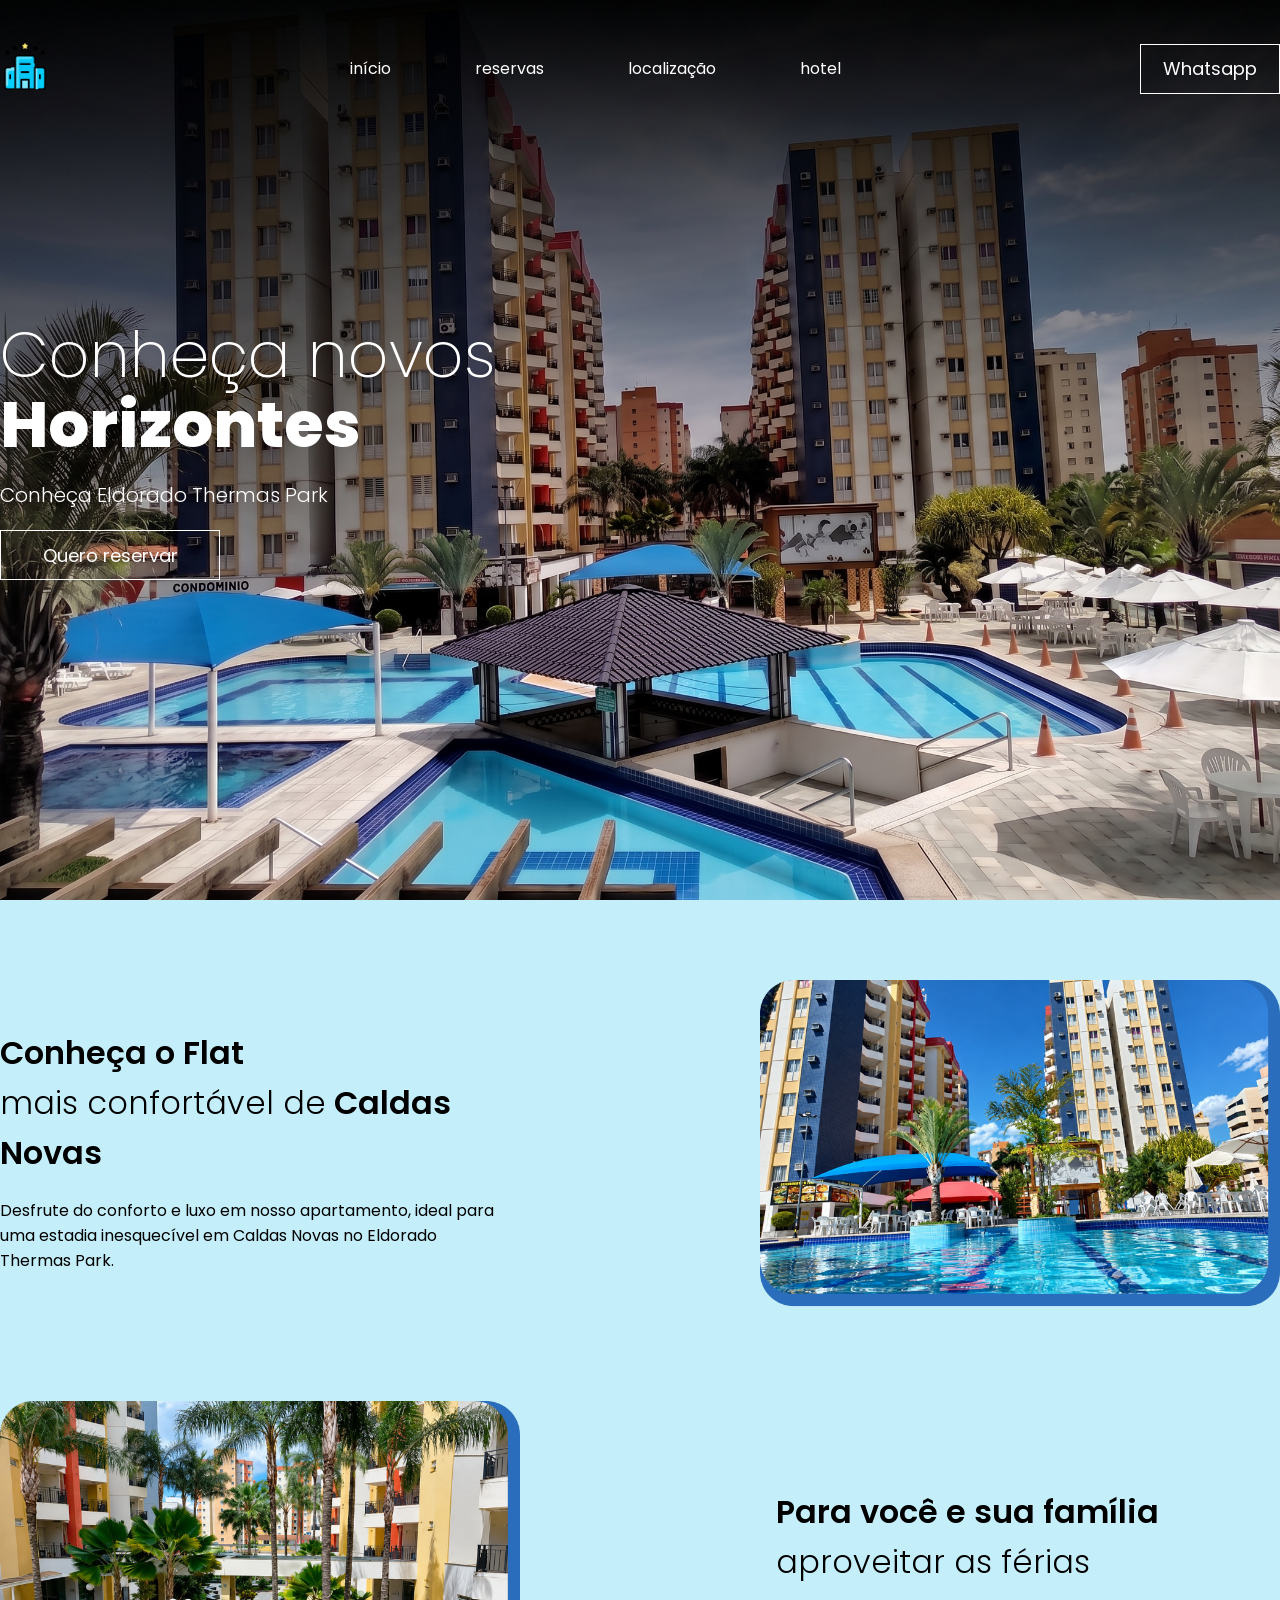
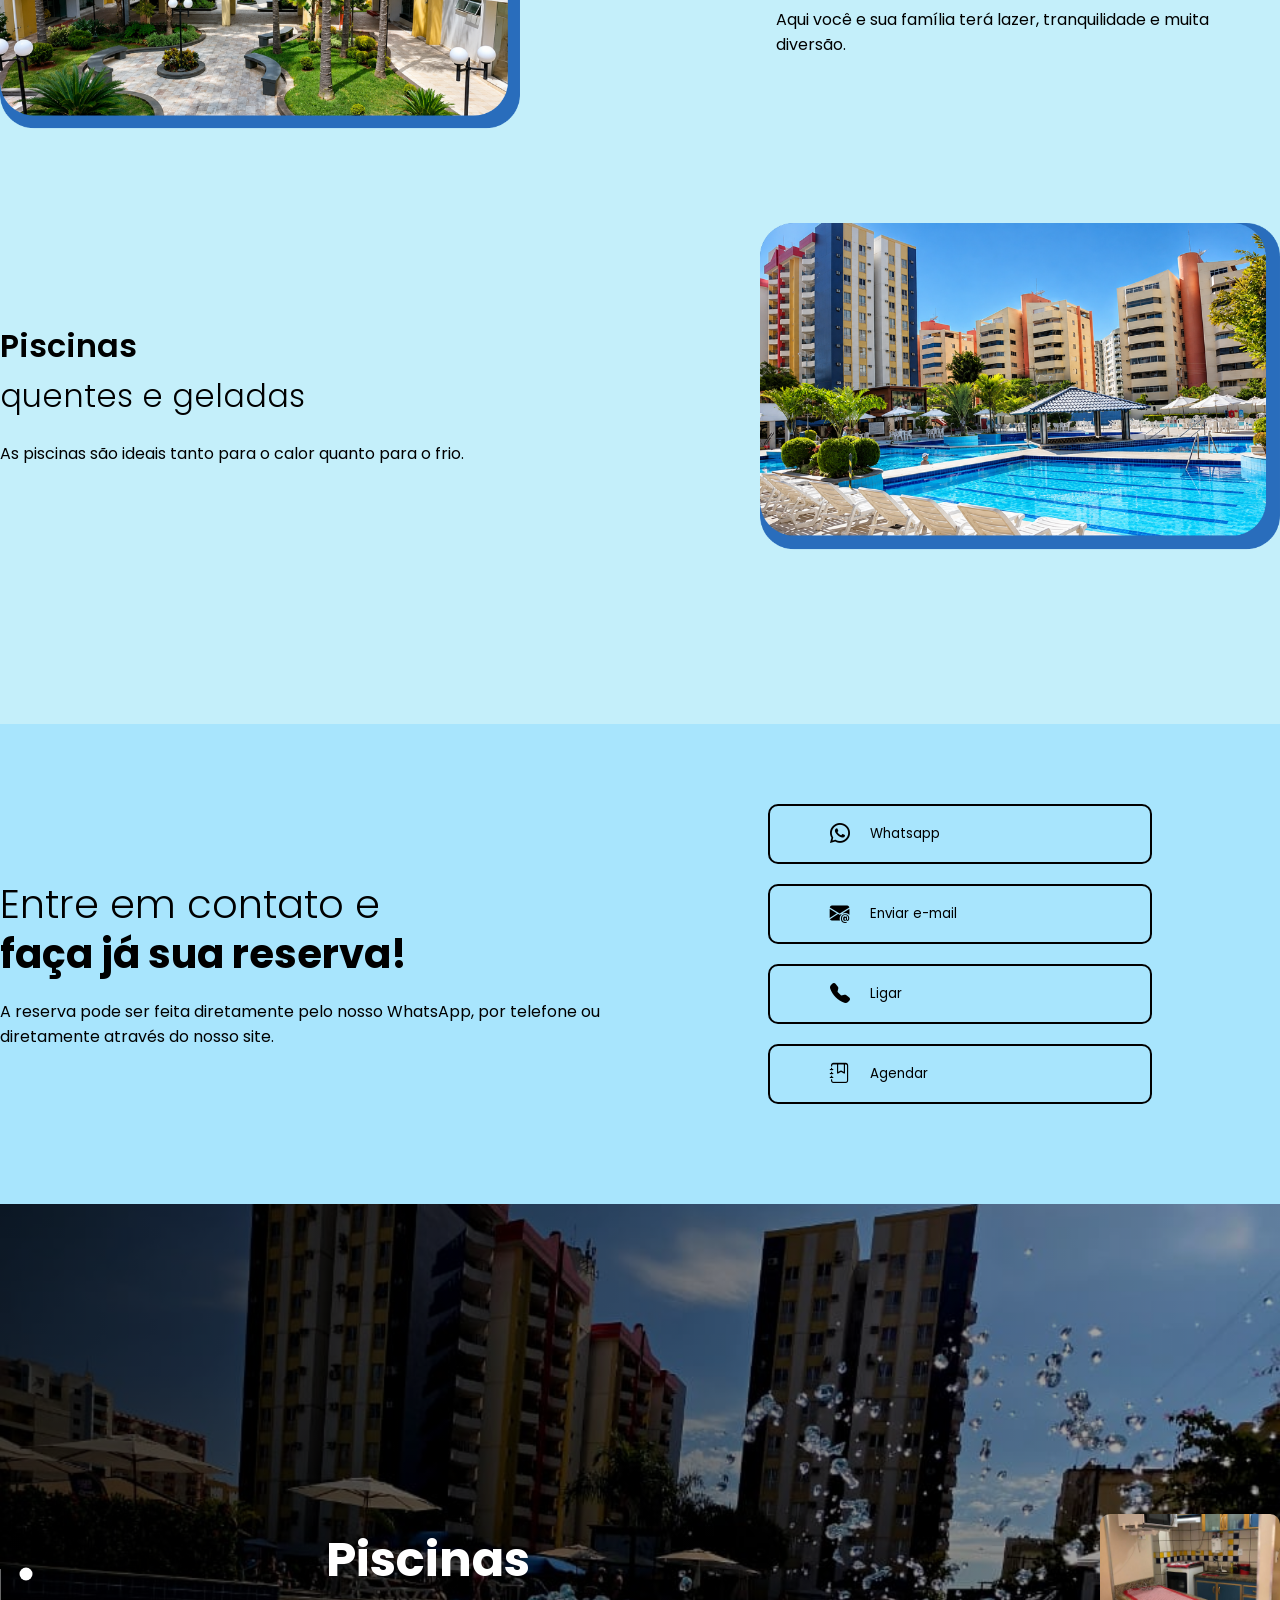
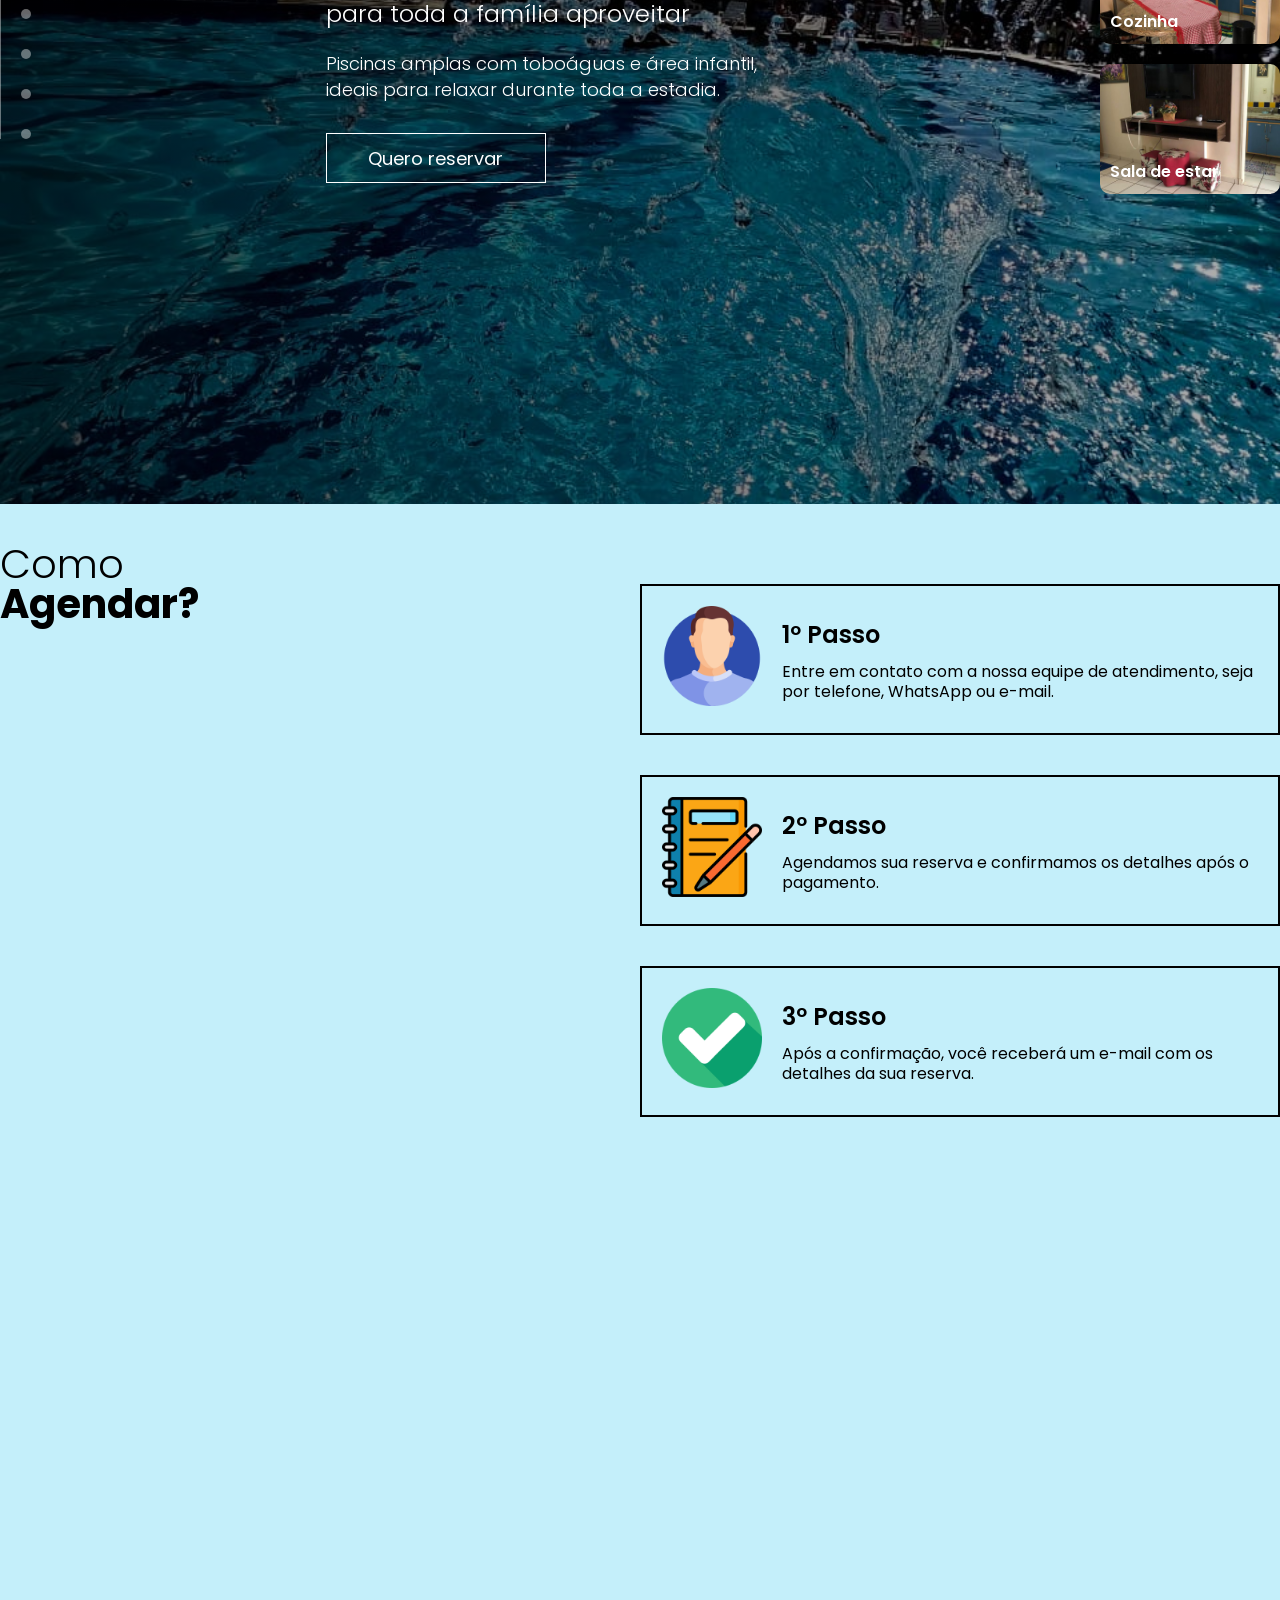
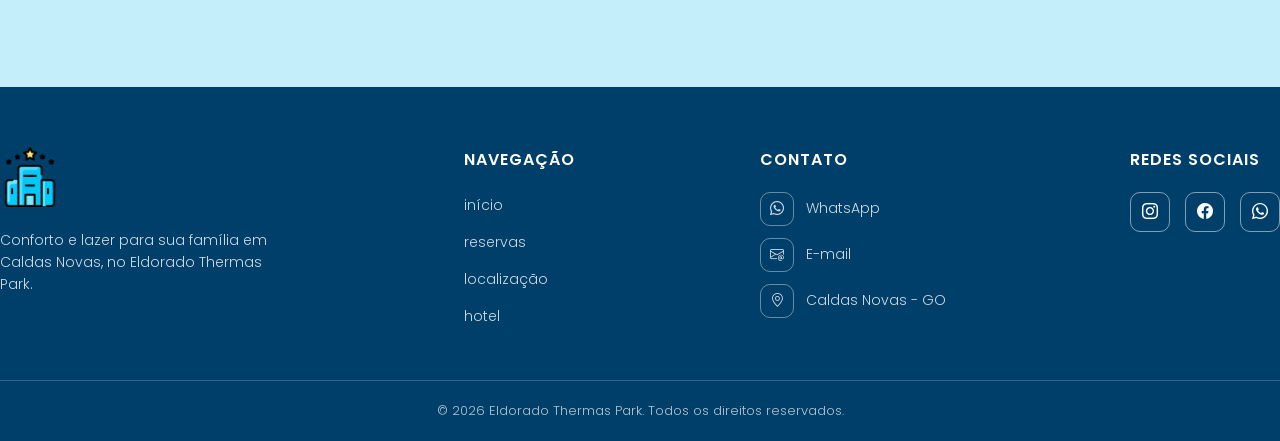
<file: index.html>
<!DOCTYPE html>
<html lang="pt-br">

<!-- Início, tudo que for escrito aqui não será visto pelo usuário -->
<head>
    <meta charset="UTF-8">
    <meta name="viewport" content="width=device-width, initial-scale=1.0">
    <link rel="stylesheet" href="css/style.css">
    
    <!-- Google Fonts Início-->
     <link rel="preconnect" href="https://fonts.googleapis.com">
    <link rel="preconnect" href="https://fonts.gstatic.com" crossorigin>
    <link href="https://fonts.googleapis.com/css2?family=Poppins:ital,wght@0,100;0,200;0,300;0,400;0,500;0,600;0,700;0,800;0,900;1,100;1,200;1,300;1,400;1,500;1,600;1,700;1,800;1,900&display=swap" rel="stylesheet">
    <!-- /Google Fonts Final -->

    <!-- bootstrap ícons -->

        <link rel="stylesheet" href="https://cdn.jsdelivr.net/npm/bootstrap-icons@1.11.3/font/bootstrap-icons.min.css">

     <!-- /bootstrap ícons -->

    <title>Apartamento Eldorado Thermas</title>
<!-- /Final, tudo que foi escrito aqui não foi visto pelo usuário -->

<!--Início da visualização do usuário-->
</head>
<body>
    <header>
        
        <div class="interface">

            <section class="Logo">
                <img src="image/Logo_hotel.png" alt="Logo Hotel">
            </section>
            
            <section class="menu-desktop">
                <nav>
                    <ul>
                        <li><a href="index.html">início</a></li>
                        <li><a href="reservas.html">reservas</a></li>
                        <li><a href="#">localização</a></li>
                        <li><a href="#">hotel</a></li>
                    </ul>
                </nav>
            </section>

            <section class="botão-wpp-menu">
                <a href="#">
                    <button>Whatsapp</button>
                </a>
            </section>
        </div>
    </header>
            <section class="Hero">

            <div class="interface">

                 <div class="txt-hero">

                     <h1>Conheça novos <br><span>Horizontes</span></h1>
                        <p>Conheça Eldorado Thermas Park</p>
                        <a href="reservas.html"><button>Quero reservar</button></a>

                 </div>
              </div>
    </section>

    <section class="vantagens">
        <div class="interface">

            <article class="itens-conteiner">

                <div class="txt-itens">
                    <h3>Conheça o Flat<span><br>mais confortável de</span> Caldas Novas</h3>
                    <p>Desfrute do conforto e luxo em nosso apartamento, ideal para uma estadia inesquecível em Caldas Novas no Eldorado Thermas Park.</p>
                </div>  
                
                    <div class="img-itens">
                        <img src="image/piscina1.png" alt="">
                    </div>

            </article>
            
            <article class="itens-conteiner">

                 <div class="img-itens">
                        <img src="image/piscina2.png" alt="">
                 </div>

                <div class="txt-itens">
                    <h3>Para você e sua família<span><br>aproveitar as férias</span></h3>
                    <p>Aqui você e sua família terá lazer, tranquilidade e muita diversão.</p>
                </div>  
                
            </article>

            <article class="itens-conteiner">

                <div class="txt-itens">
                    <h3>Piscinas<span><br>quentes e geladas</span></h3>
                    <p>As piscinas são ideais tanto para o calor quanto para o frio.</p>
                </div>  
                
                    <div class="img-itens">
                        <img src="image/piscina3.png" alt="">
                    </div>

            </article>
             

        </div>
    </section>

    <section class="contato">
        <div class="interface">
         
            <article class="txt-contato">
                <h3>Entre em contato e
                     <span>faça já sua reserva!</span></h3>
                     <p>A reserva pode ser feita diretamente pelo nosso WhatsApp, por telefone ou diretamente através do nosso site.</p>
            </article>

            <article class="icons-contato">
                <a href="#">
                    <button><i class="bi bi-whatsapp"></i><p>Whatsapp</p></button>
                </a>
                <a href="#">
                    <button><i class="bi bi-envelope-at-fill"></i><p>Enviar e-mail</p></button>
                </a>
                <a href="#">
                    <button><i class="bi bi-telephone-fill"></i><p>Ligar</p></button>
                </a>
                    <a href="reservas.html">
                    <button><i class="bi bi-journal-bookmark"></i><p>Agendar</p></button>
                </a>
            </article>

        </div>
    </section>

    <section class="slider">

        <div class="slide-bg slide-0 active"></div>
        <div class="slide-bg slide-1"></div>
        <div class="slide-bg slide-2"></div>
        <div class="slide-bg slide-3"></div>
        <div class="slide-bg slide-4"></div>

        <div class="overlay"></div>

        <div class="interface">

            <ul class="slider-dots">
                <li class="dot active" data-slide="0"></li>
                <li class="dot" data-slide="1"></li>
                <li class="dot" data-slide="2"></li>
                <li class="dot" data-slide="3"></li>
                <li class="dot" data-slide="4"></li>
            </ul>

            <div class="slider-txt">

                <div class="slide-info active" data-slide="0">
                    <h3>Piscinas<span>para toda a família aproveitar</span></h3>
                    <p>Piscinas amplas com toboáguas e área infantil, ideais para relaxar durante toda a estadia.</p>
                </div>

                <div class="slide-info" data-slide="1">
                    <h3>Cozinha<span>completa e equipada</span></h3>
                    <p>Prepare suas próprias refeições com toda a comodidade de uma cozinha completa no apartamento.</p>
                </div>

                <div class="slide-info" data-slide="2">
                    <h3>Sala de estar<span>ampla e confortável</span></h3>
                    <p>Espaço perfeito para relaxar em família depois de um dia de sol e piscina.</p>
                </div>

                <div class="slide-info" data-slide="3">
                    <h3>Quarto<span>aconchegante</span></h3>
                    <p>Descanse com todo o conforto para recarregar as energias para o próximo dia.</p>
                </div>

                <div class="slide-info" data-slide="4">
                    <h3>Banheiro<span>completo</span></h3>
                    <p>Banheiro completo com todos os itens necessários para sua comodidade.</p>
                </div>

                <a href="reservas.html"><button>Quero reservar</button></a>

            </div>

            <div class="slider-preview">
                <article class="preview-item">
                    <img src="" alt="">
                    <p></p>
                </article>

                <article class="preview-item">
                    <img src="" alt="">
                    <p></p>
                </article>
            </div>

        </div>

    </section>

    <section class="como-funciona">
        <div class="interface">

            <div class="txt-funciona">
                <h3>Como <span>Agendar?</span></h3>
            </div>

            <div class="instrucoes">

                <article class="instru-box">

                    <div class="img-instru">
                        <img src="image/cliente.png" alt="">
                    </div>

                    <div class="txt-instru-box">
                        <h4>1º Passo</h4>
                        <p>Entre em contato com a nossa equipe de atendimento, seja por telefone, WhatsApp ou e-mail.</p>
                    </div>

                </article>

                <article class="instru-box">

                    <div class="img-instru">
                        <img src="image/agenda.png" alt="">
                    </div>

                    <div class="txt-instru-box">
                        <h4>2º Passo</h4>
                        <p>Agendamos sua reserva e confirmamos os detalhes após o pagamento.</p>
                    </div>

                </article>

                <article class="instru-box">

                    <div class="img-instru">
                        <img src="image/check.png" alt="">
                    </div>

                    <div class="txt-instru-box">
                        <h4>3º Passo</h4>
                        <p>Após a confirmação, você receberá um e-mail com os detalhes da sua reserva.</p>
                    </div>

                </article>

            </div>

        </div>
    </section>

    <section class="localização" id="localizacao">
        <iframe src="https://www.google.com/maps/embed?pb=!1m18!1m12!1m3!1d2137.7748907900345!2d-48.633927660741016!3d-17.739120847572106!2m3!1f0!2f0!3f0!3m2!1i1024!2i768!4f13.1!3m3!1m2!1s0x94a736b340403d3b%3A0x5647efdc88f49056!2sEldorado%20Thermas%20Park!5e1!3m2!1spt-BR!2sbr!4v1790767080984!5m2!1spt-BR!2sbr" width="600" height="450" style="border:0;" allowfullscreen="" loading="lazy" referrerpolicy="strict-origin-when-cross-origin"></iframe>
    </section>

    <footer>
        <div class="interface">

            <div class="footer-topo">

                <div class="footer-sobre">
                    <img src="image/Logo_hotel.png" alt="Logo Hotel">
                    <p>Conforto e lazer para sua família em Caldas Novas, no Eldorado Thermas Park.</p>
                </div>

                <div class="footer-links">
                    <h4>Navegação</h4>
                    <ul>
                        <li><a href="#">início</a></li>
                        <li><a href="reservas.html">reservas</a></li>
                        <li><a href="#">localização</a></li>
                        <li><a href="#">hotel</a></li>
                    </ul>
                </div>

                <div class="footer-contato">
                    <h4>Contato</h4>
                    <ul>
                        <li><a href="#"><span class="footer-icon-box"><i class="bi bi-whatsapp"></i></span> WhatsApp</a></li>
                        <li><a href="#"><span class="footer-icon-box"><i class="bi bi-envelope-at"></i></span> E-mail</a></li>
                        <li><a href="#"><span class="footer-icon-box"><i class="bi bi-geo-alt"></i></span> Caldas Novas - GO</a></li>
                    </ul>
                </div>

                <div class="footer-social">
                    <h4>Redes sociais</h4>
                    <div class="footer-social-icons">
                        <a href="#" class="footer-icon-box"><i class="bi bi-instagram"></i></a>
                        <a href="#" class="footer-icon-box"><i class="bi bi-facebook"></i></a>
                        <a href="#" class="footer-icon-box"><i class="bi bi-whatsapp"></i></a>
                    </div>
                </div>

            </div>

            <hr>

            <p class="footer-copy">&copy; 2026 Eldorado Thermas Park. Todos os direitos reservados.</p>

        </div>
    </footer>

    <script src="js/script.js"></script>

</body>
<!--Fim da visualização do usuário-->
</html>
</file>
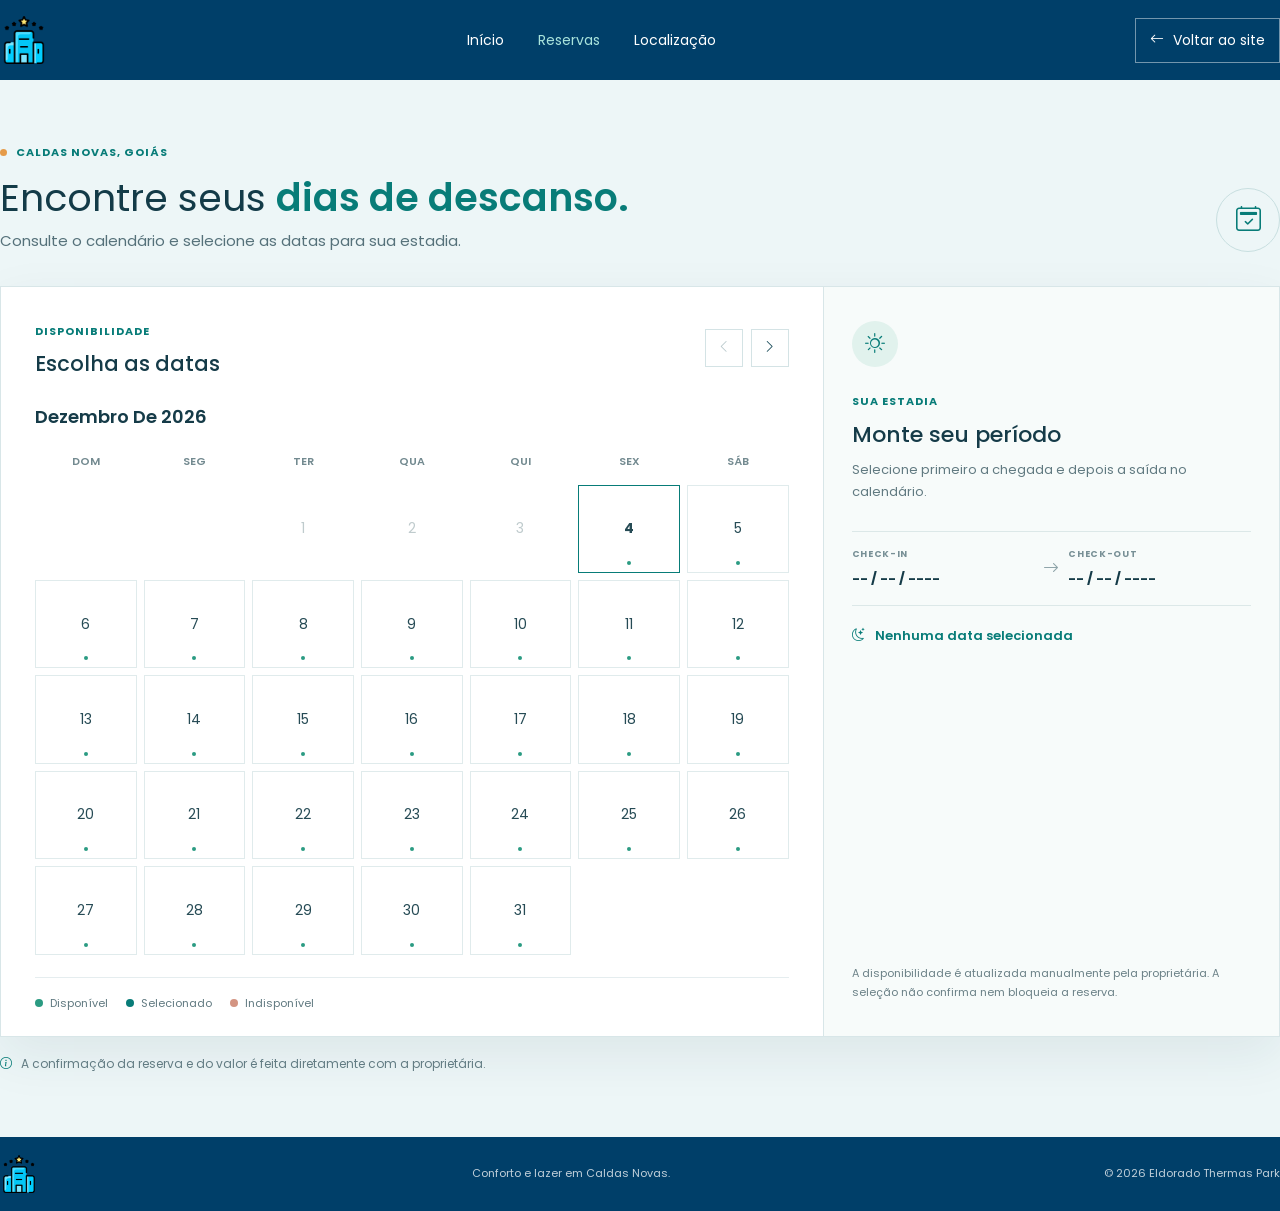
<file: reservas.html>
<!DOCTYPE html>
<html lang="pt-br">
<head>
    <meta charset="UTF-8">
    <meta name="viewport" content="width=device-width, initial-scale=1.0">
    <meta name="theme-color" content="#003f69">
    <title>Disponibilidade | Eldorado Thermas Park</title>
    <link rel="preconnect" href="https://fonts.googleapis.com">
    <link rel="preconnect" href="https://fonts.gstatic.com" crossorigin>
    <link href="https://fonts.googleapis.com/css2?family=Poppins:wght@300;400;500;600;700&display=swap" rel="stylesheet">
    <link rel="stylesheet" href="https://cdn.jsdelivr.net/npm/bootstrap-icons@1.11.3/font/bootstrap-icons.min.css">
    <link rel="stylesheet" href="css/style.css">
    <link rel="stylesheet" href="css/reservas.css">
</head>
<body class="pagina-reservas">
    <header>
        <div class="interface">
            <a class="agenda-logo" href="index.html" aria-label="Eldorado Thermas Park, página inicial">
                <img src="image/Logo_hotel.png" alt="Eldorado Thermas Park">
            </a>
            <nav class="agenda-nav" aria-label="Navegação principal">
                <a href="index.html">Início</a>
                <a href="reservas.html" aria-current="page">Reservas</a>
                <a href="index.html#localizacao">Localização</a>
            </nav>
            <a class="agenda-voltar" href="index.html"><i class="bi bi-arrow-left"></i><span>Voltar ao site</span></a>
        </div>
    </header>

    <main class="agenda-main">
        <div class="interface">
            <div class="agenda-heading">
                <div>
                    <span class="agenda-kicker"><span></span> CALDAS NOVAS, GOIÁS</span>
                    <h1>Encontre seus <span>dias de descanso.</span></h1>
                    <p>Consulte o calendário e selecione as datas para sua estadia.</p>
                </div>
                <div class="agenda-heading-icon" aria-hidden="true"><i class="bi bi-calendar2-check"></i></div>
            </div>

            <section class="agenda-layout" aria-label="Agenda de disponibilidade">
                <div class="agenda-calendar">
                    <div class="agenda-calendar-top">
                        <div>
                            <span class="agenda-label">DISPONIBILIDADE</span>
                            <h2>Escolha as datas</h2>
                        </div>
                        <div class="agenda-month-controls">
                            <button type="button" id="mes-anterior" aria-label="Mês anterior"><i class="bi bi-chevron-left"></i></button>
                            <button type="button" id="mes-proximo" aria-label="Próximo mês"><i class="bi bi-chevron-right"></i></button>
                        </div>
                    </div>

                    <div class="agenda-month" id="mes-atual" aria-live="polite"></div>
                    <div class="agenda-weekdays" aria-hidden="true">
                        <span>dom</span><span>seg</span><span>ter</span><span>qua</span><span>qui</span><span>sex</span><span>sáb</span>
                    </div>
                    <div class="agenda-days" id="dias-calendario" role="group" aria-label="Dias do mês"></div>

                    <div class="agenda-legend">
                        <span><i class="legend-dot disponivel"></i> Disponível</span>
                        <span><i class="legend-dot selecionado"></i> Selecionado</span>
                        <span><i class="legend-dot indisponivel"></i> Indisponível</span>
                    </div>
                </div>

                <aside class="agenda-resumo" aria-labelledby="titulo-resumo">
                    <div class="resumo-icon"><i class="bi bi-sun"></i></div>
                    <span class="agenda-label">SUA ESTADIA</span>
                    <h2 id="titulo-resumo">Monte seu período</h2>
                    <p class="resumo-intro">Selecione primeiro a chegada e depois a saída no calendário.</p>

                    <div class="resumo-datas">
                        <div class="resumo-data-item">
                            <span>CHECK-IN</span>
                            <strong id="data-entrada">-- / -- / ----</strong>
                        </div>
                        <i class="bi bi-arrow-right" aria-hidden="true"></i>
                        <div class="resumo-data-item">
                            <span>CHECK-OUT</span>
                            <strong id="data-saida">-- / -- / ----</strong>
                        </div>
                    </div>

                    <div class="resumo-noites"><i class="bi bi-moon-stars"></i><span id="total-noites">Nenhuma data selecionada</span></div>
                    <p class="agenda-status" id="agenda-status" role="status" aria-live="polite">A disponibilidade é atualizada manualmente pela proprietária. A seleção não confirma nem bloqueia a reserva.</p>
                </aside>
            </section>

            <p class="agenda-rodape"><i class="bi bi-info-circle"></i> A confirmação da reserva e do valor é feita diretamente com a proprietária.</p>
        </div>
    </main>

    <footer class="agenda-footer">
        <div class="interface">
            <a href="index.html"><img src="image/Logo_hotel.png" alt="Eldorado Thermas Park"></a>
            <span>Conforto e lazer em Caldas Novas.</span>
            <span>&copy; 2026 Eldorado Thermas Park</span>
        </div>
    </footer>

    <script src="js/disponibilidade.js"></script>
    <script src="js/reservas.js"></script>
</body>
</html>
</file>
<file: css/style.css>
/*Parâmetros gerais*/
*{
    margin: 0;
    padding: 0;
    box-sizing: border-box;
    font-family: "Poppins", sans-serif;
}
body{
    background-color: rgb(196, 239, 250);
}

.interface{
    max-width: 1280px;
    margin: 0 auto;
}

header .botão-wpp-menu button, .Hero .txt-hero button, .hoteis button, .slider .slider-txt button{
    font-size: 18px;
    background-color: transparent;
    border: 1px solid #fff;
    color: #fff;
    cursor: pointer;
    transition: .5s;
}
/* Parâmetros gerais */

/* Estilo do header */
header{
    width: 100%;
    padding: 40px 0;
    position: fixed;
    top: 0;
    left: 0;
    right: 0;
    z-index: 1000;
}

header .interface{
    display: flex;
    justify-content: space-between;
    align-items: center;
}
header .Logo img{
    max-width: 50px;
}

header .menu-desktop nav ul{
    list-style-type: none;
}

header .menu-desktop nav ul li{
    display: inline-block;
    margin: 0 40px;
}

header .menu-desktop nav ul li a{
    color: #ffff;
    text-decoration: none;
    display: inline-block;
    transition: 0.2s;
}

header .menu-desktop nav ul li a:hover{
    transform: scale(1.05);
}
/* Estilo Header */

/* Início botão */
header .botão-wpp-menu button{
    width: 140px;
    height: 50px;
}

.Hero .txt-hero button{
    width: 220px;
    height: 50px;
}

header .botão-wpp-menu button:hover, .Hero .txt-hero button:hover, .hoteis button:hover, .slider .slider-txt button:hover{
    background-color: #49a034;
}
/* Final botão*/

/* Estilo do Hero */
section.Hero{
    height: 100vh;
    background-image: url("../image/Eldorado_piscinas.jpeg");
    background-repeat: no-repeat;
    background-size: cover;
    background-position: center;
    color: #ffff;
}

.Hero .interface{
    display: flex;
    align-items: center;
    height:100%;
}

.Hero .txt-hero h1{
    font-size: 4em;
    line-height: 70px;
    font-weight: 200;
}

.Hero .txt-hero h1 span{
    display: block;
    font-weight: 800;
}

.Hero .txt-hero p{
    font-size: 20px;
    font-weight: 300;
    margin: 20px 0;
}
/* Final Hero */

/* Estilo das vantagens */
section.vantagens{
    padding: 80px 0;
}

.vantagens .itens-conteiner{
    display: flex;
    align-items: center;
    justify-content: space-between;
    gap: 20%;
    margin-bottom: 80px;
}

.vantagens .itens-conteiner .img-itens img{
    max-width: 520px;
    border-radius: 10px;
}

.vantagens .itens-conteiner .txt-itens h3{
    font-size: 2em;
    font-weight: 600;
    margin-bottom: 20px;
    line-height: 50px;
}

.itens-conteiner .txt-itens h3 span{
    font-weight: 300;
}

/* estilo dos botões de contato */

section.contato{
    background-color: #a8e5fd;
    padding: 80px 0;
}

.txt-contato, .icons-contato{
    display: inline-block;
    width: 50%;
    margin-right: -4px;
    vertical-align: middle;
}

.contato .txt-contato h3{
    font-size: 2.5em;
    line-height: 50px;
    font-weight: 300;
    margin-bottom: 20px;
    
}

.contato .txt-contato h3 span{
   display: block;
   font-weight: 700;
}

.contato .icons-contato a{
    text-decoration: none;
}

.contato .icons-contato button{
    display: flex;
    align-items: center;
    justify-content: left;

    width: 60%;
    height: 60px;
    margin: 0px auto 20px auto;
    padding: 0 60px;
   
    background-color: transparent;
    border: 2px solid #000;
    cursor: pointer;

    transition: .5s;
    border-radius: 10px;
}

.contato .icons-contato button i{
    font-size: 20px;
    padding-right: 20px;
}

.contato .icons-contato button:hover{
    background-color: #003f69;
    color: #fff;
}

/* Estilo da section slider */

section.slider{
    height: 100vh;
    position: relative;
    overflow: hidden;
    color: #fff;
}

.slider .slide-bg{
    position: absolute;
    top: 0;
    left: 0;
    width: 100%;
    height: 100%;

    background-repeat: no-repeat;
    background-size: cover;
    background-position: center;

    opacity: 0;
    transition: opacity 1s;
}

.slider .slide-bg.active{
    opacity: 1;
}

.slider .slide-0{
    background-image: url("../image/Novas fotos/WhatsApp Image 2026-09-09 at 10.32.47.jpeg");
}

.slider .slide-1{
    background-image: url("../image/Novas fotos/WhatsApp Image 2026-09-09 at 10.28.46.jpeg");
}

.slider .slide-2{
    background-image: url("../image/Novas fotos/WhatsApp Image 2026-09-09 at 10.28.47.jpeg");
}

.slider .slide-3{
    background-image: url("../image/Novas fotos/WhatsApp Image 2026-09-09 at 10.28.48 (1).jpeg");
}

.slider .slide-4{
    background-image: url("../image/Novas fotos/WhatsApp Image 2026-09-09 at 10.28.47 (2).jpeg");
}

.slider .slide-1,
.slider .slide-2,
.slider .slide-3,
.slider .slide-4{
    filter: blur(1.5px) brightness(0.95);
}

.slider > .overlay{
    position: absolute;
    top: 0;
    left: 0;
    width: 100%;
    height: 100%;

    background: linear-gradient(to right, rgba(0, 0, 0, 0.75), rgba(0, 0, 0, 0.3));
}

.slider > .interface{
    position: relative;
    height: 100%;
    display: flex;
    align-items: center;
    justify-content: space-between;
    z-index: 2;
}

.slider .slider-dots{
    list-style-type: none;
    border-left: 1px solid rgba(255, 255, 255, 0.4);
    padding-left: 20px;
}

.slider .slider-dots .dot{
    width: 10px;
    height: 10px;
    border-radius: 50%;
    background-color: rgba(255, 255, 255, 0.4);
    margin-bottom: 30px;
    cursor: pointer;
    transition: .5s;
}

.slider .slider-dots .dot:last-child{
    margin-bottom: 0;
}

.slider .slider-dots .dot.active{
    background-color: #fff;
    transform: scale(1.3);
}

.slider .slider-txt{
    max-width: 480px;
}

.slider .slide-info{
    display: none;
}

.slider .slide-info.active{
    display: block;
}

.slider .slide-info h3{
    font-size: 3em;
    font-weight: 700;
    margin-bottom: 20px;
}

.slider .slide-info h3 span{
    display: block;
    font-size: 0.5em;
    font-weight: 300;
}

.slider .slide-info p{
    font-size: 18px;
    font-weight: 300;
    line-height: 26px;
    margin-bottom: 30px;
}

.slider .slider-txt button{
    width: 220px;
    height: 50px;
}

.slider .slider-preview{
    display: flex;
    flex-direction: column;
    gap: 20px;
}

.slider .slider-preview .preview-item{
    width: 180px;
    height: 130px;
    border-radius: 10px;
    overflow: hidden;
    position: relative;
    cursor: pointer;
    transition: .5s;
}

.slider .slider-preview .preview-item img{
    width: 100%;
    height: 100%;
    object-fit: cover;
}

.slider .slider-preview .preview-item p{
    position: absolute;
    bottom: 10px;
    left: 10px;
    font-weight: 600;
}

.slider .slider-preview .preview-item:hover{
    transform: scale(1.05);
}

/* Final slider */

/* estilo seções do hotéis */

section.hoteis{
    height: 600px;

    background-image: url("../image/sala-apartamento.jpeg");
    background-position: center;
    background-size: cover;
    background-repeat: no-repeat;
    background-attachment: fixed;

    position: relative;
    color: #fff;
    text-align: center;
}

.hoteis > .overlay{
    position: absolute;
    top: 0;
    left: 0;
    right: 0;
    bottom: 0;

    background-color: rgba(0, 0, 0, 0.637);
    width: 100%;
    height: 100%;
}

.hoteis > .interface{
    position: relative;
    flex-direction: column;
    height: 100%;
    display: flex;
    align-items: center;
    justify-content: center;
    z-index: 2;
}

.hoteis h3{
  font-size: 3em;
  line-height: 50px;  
  font-weight: 200;
}

.hoteis h3 span{
    display: block;
    font-weight: 600;
}

.hoteis p{
    font-size: 20px;
    font-weight: 300;
    margin: 20px 0;
}

.hoteis button{
    width: 220px;
    height: 60px;
}

/* Estilo da seção como funciona */

section.como-funciona{
    padding: 80px 0;
}

.txt-funciona, .instrucoes{
    display: inline-block;
    width: 50%; 
    margin-right: -4px;
    vertical-align: top;
}

.como-funciona .txt-funciona{
    position: sticky;
    top: 50%;
    transform: translateY(-50%);
}

.como-funciona .txt-funciona h3{
    font-size: 2.5em;
    line-height: 40px;
    font-weight: 300;
}

.como-funciona .txt-funciona h3 span{
    display: block;
    font-weight: 700;
}

.instrucoes .instru-box{
    display: flex;
    align-items: center;
    gap: 20px;

    margin-bottom: 40px;
    border: 2px solid #000;
    padding: 20px;
}

.instrucoes .instru-box img{
    max-width: 100px;
}

.instrucoes .instru-box h4{
    font-size: 1.5em;
    font-weight: 600;
    margin-bottom: 10px;
}

.instrucoes .instru-box h4 span{
    font-weight: 300;
}

.instrucoes .instru-box p{
    
    line-height: 20px;
}

.localização {
    width: 100%;
}

.localização iframe{
    display: block;
    width: 100%;
    height: 450px;
    border: 0;
}

/* Estilo do rodapé */

footer{
    background-color: #003f69;
    color: #fff;
    padding: 60px 0 20px 0;
}

.footer-topo{
    display: flex;
    justify-content: space-between;
    flex-wrap: wrap;
    gap: 40px;
    padding-bottom: 40px;
}

.footer-sobre{
    max-width: 280px;
}

.footer-sobre img{
    max-width: 60px;
    margin-bottom: 15px;
}

.footer-sobre p{
    font-size: 14px;
    font-weight: 300;
    line-height: 22px;
    opacity: 0.8;
}

footer h4{
    font-size: 16px;
    font-weight: 600;
    letter-spacing: 1px;
    text-transform: uppercase;
    margin-bottom: 20px;
}

.footer-links ul,
.footer-contato ul{
    list-style-type: none;
}

.footer-links ul li,
.footer-contato ul li{
    margin-bottom: 12px;
}

.footer-links ul li a,
.footer-contato ul li a{
    color: #fff;
    opacity: 0.8;
    text-decoration: none;
    font-size: 14px;
    font-weight: 300;
    transition: .3s;
}

.footer-links ul li a:hover{
    opacity: 1;
    padding-left: 5px;
}

.footer-contato ul li a{
    display: flex;
    align-items: center;
    gap: 12px;
}

.footer-contato ul li a:hover{
    opacity: 1;
}

.footer-icon-box{
    width: 34px;
    height: 34px;
    min-width: 34px;

    border: 1.5px solid rgba(255, 255, 255, 0.5);
    border-radius: 10px;

    display: inline-flex;
    align-items: center;
    justify-content: center;

    color: #fff;
    text-decoration: none;
    transition: .3s;
}

.footer-social-icons{
    display: flex;
    gap: 15px;
}

.footer-social-icons .footer-icon-box{
    width: 40px;
    height: 40px;
}

.footer-icon-box:hover{
    background-color: #fff;
    color: #003f69;
    border-color: #fff;
}

footer hr{
    border: none;
    border-top: 1px solid rgba(255, 255, 255, 0.2);
}

.footer-copy{
    text-align: center;
    font-size: 13px;
    font-weight: 300;
    opacity: 0.7;
    padding-top: 20px;
}

/* Final rodapé */

/* Estilo da reserva */
section.reservas{
    padding: 88px 0;
    background: linear-gradient(135deg, #e8f7fb 0%, #d5eff5 100%);
    scroll-margin-top: 110px;
}

.reservas .interface{
    display: grid;
    grid-template-columns: minmax(220px, 0.8fr) minmax(0, 1.4fr);
    align-items: start;
    gap: 64px;
}

.reservas-intro{
    padding-top: 22px;
}

.reservas-eyebrow{
    color: #087c78;
    font-size: 12px;
    font-weight: 700;
    letter-spacing: 1px;
}

.reservas-intro h2{
    margin: 14px 0;
    font-size: 42px;
    line-height: 1.15;
    font-weight: 400;
}

.reservas-intro h2 span{
    display: block;
    color: #087c78;
    font-weight: 700;
}

.reservas-intro p{
    max-width: 360px;
    color: #35515a;
    line-height: 1.7;
}

.reserva-form{
    padding: 32px;
    border: 1px solid rgba(0, 63, 105, 0.12);
    border-radius: 8px;
    background: #fff;
    box-shadow: 0 16px 44px rgba(0, 63, 105, 0.1);
}

.reserva-campos{
    display: grid;
    grid-template-columns: repeat(2, minmax(0, 1fr));
    gap: 18px;
}

.reserva-campo{
    display: grid;
    gap: 8px;
    color: #193b4a;
    font-size: 14px;
    font-weight: 600;
}

.reserva-campo input{
    width: 100%;
    min-height: 48px;
    padding: 0 12px;
    border: 1px solid #cbdde2;
    border-radius: 4px;
    background: #fbfdfe;
    color: #183540;
    font-size: 14px;
}

.reserva-campo input:focus-visible{
    outline: 2px solid #087c78;
    outline-offset: 2px;
}

.reserva-pagamento{
    margin: 26px 0 22px;
    padding: 0;
    border: 0;
}

.reserva-pagamento legend{
    margin-bottom: 12px;
    color: #193b4a;
    font-size: 14px;
    font-weight: 600;
}

.opcoes-pagamento{
    display: grid;
    grid-template-columns: repeat(3, minmax(0, 1fr));
    gap: 10px;
}

.opcao-pagamento{
    position: relative;
    cursor: pointer;
}

.opcao-pagamento input{
    position: absolute;
    opacity: 0;
}

.opcao-pagamento span{
    display: flex;
    min-height: 60px;
    align-items: center;
    justify-content: center;
    gap: 8px;
    padding: 8px;
    border: 1px solid #cbdde2;
    border-radius: 4px;
    color: #244651;
    font-size: 13px;
    text-align: center;
    transition: border-color .2s, background-color .2s;
}

.opcao-pagamento span i{
    font-size: 17px;
}

.opcao-pagamento span small{
    font-size: 11px;
}

.opcao-pagamento input:checked + span{
    border-color: #087c78;
    background: #e8f7f4;
    color: #075e5c;
}

.opcao-pagamento input:focus-visible + span{
    outline: 2px solid #087c78;
    outline-offset: 2px;
}

.reserva-total{
    display: flex;
    align-items: center;
    justify-content: space-between;
    gap: 16px;
    padding: 18px 0;
    border-top: 1px solid #dce8eb;
    color: #244651;
}

.reserva-total div{
    display: grid;
    gap: 4px;
}

.reserva-total small{
    color: #617880;
    font-size: 12px;
}

.reserva-total strong{
    color: #003f69;
    font-size: 24px;
    white-space: nowrap;
}

.reserva-submit{
    display: flex;
    width: 100%;
    min-height: 52px;
    align-items: center;
    justify-content: center;
    gap: 10px;
    border: 0;
    border-radius: 4px;
    background: #087c78;
    color: #fff;
    cursor: pointer;
    font-size: 15px;
    font-weight: 600;
    transition: background-color .2s;
}

.reserva-submit:hover{
    background: #05635f;
}

.reserva-aviso,
.reserva-retorno{
    margin-top: 14px;
    color: #617880;
    font-size: 12px;
    line-height: 1.6;
}

.reserva-retorno:empty{
    display: none;
}

.reserva-retorno:not(:empty){
    padding: 12px;
    border-left: 3px solid #087c78;
    background: #e8f7f4;
    color: #164a49;
}
/* Final da reserva */

@media (max-width: 768px){
    .interface{
        width: 100%;
        padding-left: 20px;
        padding-right: 20px;
    }

    header{
        padding: 14px 0;
    }

    header .interface{
        flex-wrap: wrap;
        row-gap: 12px;
    }

    header .Logo img{
        max-width: 44px;
    }

    header .menu-desktop{
        order: 3;
        width: 100%;
    }

    header .menu-desktop nav ul{
        display: flex;
        justify-content: space-between;
        gap: 12px;
    }

    header .menu-desktop nav ul li{
        margin: 0;
    }

    header .menu-desktop nav ul li a{
        font-size: 14px;
    }

    header .botão-wpp-menu button{
        width: 112px;
        height: 42px;
        font-size: 15px;
    }

    section.Hero{
        min-height: 620px;
        height: 100svh;
    }

    .Hero .txt-hero h1{
        font-size: 42px;
        line-height: 1.12;
    }

    .Hero .txt-hero p{
        font-size: 17px;
    }

    section.vantagens,
    section.contato,
    section.como-funciona,
    section.reservas{
        padding-top: 56px;
        padding-bottom: 56px;
    }

    .reservas .interface{
        grid-template-columns: 1fr;
        gap: 24px;
    }

    .reservas-intro{
        padding-top: 0;
    }

    .reservas-intro h2{
        font-size: 34px;
    }

    .reserva-form{
        padding: 24px;
    }

    .vantagens .itens-conteiner{
        flex-direction: column;
        align-items: stretch;
        gap: 24px;
        margin-bottom: 56px;
    }

    .vantagens .itens-conteiner:nth-child(2){
        flex-direction: column-reverse;
    }

    .vantagens .itens-conteiner:last-child{
        margin-bottom: 0;
    }

    .vantagens .itens-conteiner .img-itens img{
        display: block;
        width: 100%;
        max-width: 100%;
        height: auto;
    }

    .vantagens .itens-conteiner .txt-itens h3{
        font-size: 26px;
        line-height: 1.3;
        margin-bottom: 14px;
    }

    .txt-contato,
    .icons-contato{
        display: block;
        width: 100%;
        margin-right: 0;
    }

    .contato .txt-contato h3{
        font-size: 30px;
        line-height: 1.3;
    }

    .contato .icons-contato{
        margin-top: 28px;
    }

    .contato .icons-contato button{
        width: 100%;
        max-width: 420px;
        padding: 0 24px;
        margin-bottom: 14px;
    }

    section.slider{
        min-height: 570px;
        height: 78svh;
    }

    .slider > .overlay{
        background: linear-gradient(to top, rgba(0, 0, 0, 0.85), rgba(0, 0, 0, 0.12));
    }

    .slider > .interface{
        align-items: flex-end;
    }

    .slider .slider-dots{
        position: absolute;
        top: 24px;
        left: 20px;
        display: flex;
        gap: 18px;
        border-left: 0;
        padding-left: 0;
    }

    .slider .slider-dots .dot{
        margin-bottom: 0;
    }

    .slider .slider-txt{
        width: 100%;
        max-width: none;
        padding-bottom: 28px;
    }

    .slider .slide-info h3{
        font-size: 36px;
        margin-bottom: 12px;
    }

    .slider .slide-info p{
        font-size: 16px;
        line-height: 1.5;
        margin-bottom: 22px;
    }

    .slider .slider-preview{
        display: none;
    }

    section.hoteis{
        min-height: 480px;
        height: auto;
        padding: 64px 0;
        background-attachment: scroll;
    }

    .hoteis h3{
        font-size: 30px;
        line-height: 1.25;
    }

    .hoteis p{
        font-size: 17px;
    }

    .txt-funciona,
    .instrucoes{
        display: block;
        width: 100%;
        margin-right: 0;
    }

    .como-funciona .txt-funciona{
        position: static;
        transform: none;
        margin-bottom: 28px;
    }

    .como-funciona .txt-funciona h3{
        font-size: 30px;
    }

    .instrucoes .instru-box{
        gap: 16px;
        padding: 16px;
        margin-bottom: 20px;
    }

    .instrucoes .instru-box img{
        max-width: 72px;
    }

    .instrucoes .instru-box p{
        overflow-wrap: anywhere;
    }

    .localização iframe{
        height: 360px;
    }

    footer{
        padding: 48px 0 20px;
    }

    .footer-topo{
        display: grid;
        grid-template-columns: repeat(2, minmax(0, 1fr));
        gap: 32px 20px;
    }

    .footer-sobre{
        max-width: none;
        grid-column: 1 / -1;
    }
}

@media (max-width: 420px){
    header .menu-desktop nav ul{
        gap: 8px;
    }

    header .menu-desktop nav ul li a{
        font-size: 12px;
    }

    .footer-topo{
        grid-template-columns: 1fr;
    }

    .footer-sobre{
        grid-column: auto;
    }
}
</file>
<file: css/reservas.css>
body.pagina-reservas{
    min-height: 100vh;
    background: #edf6f7;
    color: #133b48;
}

.pagina-reservas header{
    position: relative;
    padding: 14px 0;
    background: #003f69;
}

.pagina-reservas header .interface{
    display: flex;
    min-height: 52px;
    align-items: center;
    justify-content: space-between;
    gap: 24px;
}

.agenda-logo img{
    display: block;
    width: 48px;
    height: 48px;
    object-fit: contain;
}

.agenda-nav{
    display: flex;
    align-items: center;
    gap: 34px;
}

.agenda-nav a,
.agenda-voltar{
    color: #fff;
    font-size: 14px;
    text-decoration: none;
}

.agenda-nav a[aria-current="page"]{
    color: #a9e4dc;
}

.agenda-voltar{
    display: inline-flex;
    align-items: center;
    gap: 9px;
    padding: 11px 14px;
    border: 1px solid rgba(255, 255, 255, .45);
}

.agenda-main{
    min-height: calc(100vh - 150px);
    padding: 58px 0 64px;
    background-image: radial-gradient(rgba(0, 96, 111, .09) .7px, transparent .7px);
    background-size: 18px 18px;
}

.agenda-heading{
    display: flex;
    align-items: end;
    justify-content: space-between;
    gap: 24px;
    margin-bottom: 34px;
}

.agenda-kicker,
.agenda-label{
    color: #087c78;
    font-size: 11px;
    font-weight: 700;
    letter-spacing: 1px;
}

.agenda-kicker{
    display: inline-flex;
    align-items: center;
    gap: 9px;
}

.agenda-kicker span{
    width: 7px;
    height: 7px;
    border-radius: 50%;
    background: #e59b49;
}

.agenda-heading h1{
    margin: 12px 0 8px;
    font-size: 38px;
    line-height: 1.2;
    font-weight: 400;
}

.agenda-heading h1 span{
    color: #087c78;
    font-weight: 600;
}

.agenda-heading p{
    color: #55717a;
    font-size: 15px;
}

.agenda-heading-icon{
    display: grid;
    width: 64px;
    height: 64px;
    place-items: center;
    border: 1px solid #c8dfe0;
    border-radius: 50%;
    color: #087c78;
    font-size: 25px;
}

.agenda-layout{
    display: grid;
    grid-template-columns: minmax(0, 1.35fr) minmax(270px, .75fr);
    border: 1px solid #d8e6e8;
    background: #fff;
    box-shadow: 0 18px 48px rgba(20, 59, 72, .08);
}

.agenda-calendar{
    min-width: 0;
    padding: 30px 34px 24px;
}

.agenda-calendar-top{
    display: flex;
    align-items: center;
    justify-content: space-between;
    gap: 16px;
    margin-bottom: 24px;
}

.agenda-calendar-top h2,
.agenda-resumo h2{
    margin-top: 6px;
    color: #153b48;
    font-size: 21px;
    font-weight: 500;
}

.agenda-month-controls{
    display: flex;
    gap: 8px;
}

.agenda-month-controls button{
    display: grid;
    width: 38px;
    height: 38px;
    place-items: center;
    border: 1px solid #d4e3e5;
    background: #fff;
    color: #164957;
    cursor: pointer;
}

.agenda-month-controls button:hover:not(:disabled){
    border-color: #087c78;
    background: #eff9f7;
}

.agenda-month-controls button:disabled{
    color: #b8c8cb;
    cursor: not-allowed;
}

.agenda-month{
    margin-bottom: 16px;
    color: #153b48;
    font-size: 18px;
    font-weight: 600;
    text-transform: capitalize;
}

.agenda-weekdays,
.agenda-days{
    display: grid;
    grid-template-columns: repeat(7, minmax(0, 1fr));
    gap: 7px;
}

.agenda-weekdays{
    margin-bottom: 8px;
}

.agenda-weekdays span{
    padding: 7px 0;
    color: #738a90;
    font-size: 11px;
    font-weight: 600;
    text-align: center;
    text-transform: uppercase;
}

.agenda-day,
.agenda-day-empty{
    aspect-ratio: 1.15;
    min-width: 0;
}

.agenda-day{
    position: relative;
    border: 1px solid #e0ebec;
    background: #fff;
    color: #264b55;
    cursor: pointer;
    font: inherit;
    font-size: 14px;
    transition: border-color .16s, background-color .16s, color .16s;
}

.agenda-day::after{
    position: absolute;
    right: 50%;
    bottom: 7px;
    width: 4px;
    height: 4px;
    border-radius: 50%;
    background: #2b9b82;
    content: "";
    transform: translateX(50%);
}

.agenda-day:hover:not(:disabled){
    border-color: #087c78;
    background: #f0faf7;
}

.agenda-day.is-today{
    border-color: #087c78;
    font-weight: 700;
}

.agenda-day.is-selected,
.agenda-day.is-in-range{
    border-color: #087c78;
    background: #087c78;
    color: #fff;
}

.agenda-day.is-selected::after,
.agenda-day.is-in-range::after{
    background: #b5ece0;
}

.agenda-day.is-unavailable{
    border-color: #f0e0dc;
    background: #fbf6f4;
    color: #b19d98;
    cursor: not-allowed;
    text-decoration: line-through;
}

.agenda-day.is-unavailable::after{
    background: #d39482;
}

.agenda-day.is-past{
    border-color: transparent;
    color: #bfcbcd;
    cursor: not-allowed;
}

.agenda-day.is-past::after{
    display: none;
}

.agenda-day:focus-visible,
.agenda-month-controls button:focus-visible,
.agenda-voltar:focus-visible,
.agenda-nav a:focus-visible{
    outline: 2px solid #e59b49;
    outline-offset: 2px;
}

.agenda-legend{
    display: flex;
    flex-wrap: wrap;
    gap: 18px;
    margin-top: 22px;
    padding-top: 17px;
    border-top: 1px solid #e5edef;
}

.agenda-legend span{
    display: inline-flex;
    align-items: center;
    gap: 7px;
    color: #617a81;
    font-size: 11px;
}

.legend-dot{
    width: 8px;
    height: 8px;
    border-radius: 50%;
    background: #2b9b82;
}

.legend-dot.selecionado{
    background: #087c78;
}

.legend-dot.indisponivel{
    background: #d39482;
}

.agenda-resumo{
    display: flex;
    flex-direction: column;
    align-items: flex-start;
    padding: 34px 28px;
    border-left: 1px solid #d8e6e8;
    background: #f7fbfa;
}

.resumo-icon{
    display: grid;
    width: 46px;
    height: 46px;
    margin-bottom: 26px;
    place-items: center;
    border-radius: 50%;
    background: #e1f2ed;
    color: #087c78;
    font-size: 20px;
}

.agenda-resumo h2{
    margin: 8px 0;
    font-size: 22px;
}

.resumo-intro{
    color: #617a81;
    font-size: 13px;
    line-height: 1.7;
}

.resumo-datas{
    display: grid;
    width: 100%;
    grid-template-columns: 1fr auto 1fr;
    align-items: center;
    gap: 9px;
    margin: 28px 0 20px;
    padding: 16px 0;
    border-top: 1px solid #dce8e8;
    border-bottom: 1px solid #dce8e8;
}

.resumo-data-item{
    display: grid;
    gap: 8px;
}

.resumo-data-item span{
    color: #789096;
    font-size: 9px;
    font-weight: 700;
    letter-spacing: .7px;
}

.resumo-data-item strong{
    color: #153b48;
    font-size: 13px;
    white-space: nowrap;
}

.resumo-datas > i{
    color: #8da3a8;
}

.resumo-noites{
    display: flex;
    align-items: center;
    gap: 10px;
    color: #087c78;
    font-size: 13px;
    font-weight: 600;
}

.agenda-status{
    margin-top: auto;
    padding-top: 34px;
    color: #6b8187;
    font-size: 11px;
    line-height: 1.7;
}

.agenda-rodape{
    display: flex;
    align-items: center;
    gap: 9px;
    margin-top: 18px;
    color: #627c83;
    font-size: 12px;
}

.agenda-rodape i{
    color: #087c78;
}

.agenda-footer{
    padding: 18px 0;
    background: #003f69;
    color: rgba(255, 255, 255, .75);
}

.agenda-footer .interface{
    display: flex;
    align-items: center;
    justify-content: space-between;
    gap: 20px;
    font-size: 11px;
}

.agenda-footer img{
    display: block;
    width: 38px;
    height: 38px;
    object-fit: contain;
}

@media (max-width: 768px){
    .pagina-reservas header .interface{
        gap: 12px;
    }

    .agenda-nav{
        gap: 16px;
    }

    .agenda-main{
        padding: 42px 0;
    }

    .agenda-heading h1{
        font-size: 32px;
    }

    .agenda-layout{
        grid-template-columns: 1fr;
    }

    .agenda-resumo{
        border-top: 1px solid #d8e6e8;
        border-left: 0;
    }

    .agenda-status{
        margin-top: 20px;
        padding-top: 0;
    }
}

@media (max-width: 480px){
    .pagina-reservas header .interface{
        flex-wrap: wrap;
    }

    .agenda-logo img{
        width: 40px;
        height: 40px;
    }

    .agenda-nav{
        order: 3;
        width: 100%;
        justify-content: space-between;
        padding-top: 8px;
        border-top: 1px solid rgba(255, 255, 255, .2);
    }

    .agenda-nav a,
    .agenda-voltar{
        font-size: 12px;
    }

    .agenda-voltar{
        padding: 9px 10px;
    }

    .agenda-heading{
        margin-bottom: 24px;
    }

    .agenda-heading h1{
        font-size: 28px;
    }

    .agenda-heading p{
        font-size: 13px;
    }

    .agenda-heading-icon{
        display: none;
    }

    .agenda-calendar{
        padding: 23px 16px 18px;
    }

    .agenda-weekdays,
    .agenda-days{
        gap: 4px;
    }

    .agenda-day,
    .agenda-day-empty{
        aspect-ratio: 1;
    }

    .agenda-day{
        font-size: 12px;
    }

    .agenda-day::after{
        bottom: 4px;
    }

    .agenda-legend{
        gap: 10px;
    }

    .agenda-legend span{
        font-size: 10px;
    }

    .agenda-resumo{
        padding: 24px 20px;
    }

    .agenda-footer .interface{
        flex-wrap: wrap;
        justify-content: center;
        text-align: center;
    }
}
</file>
